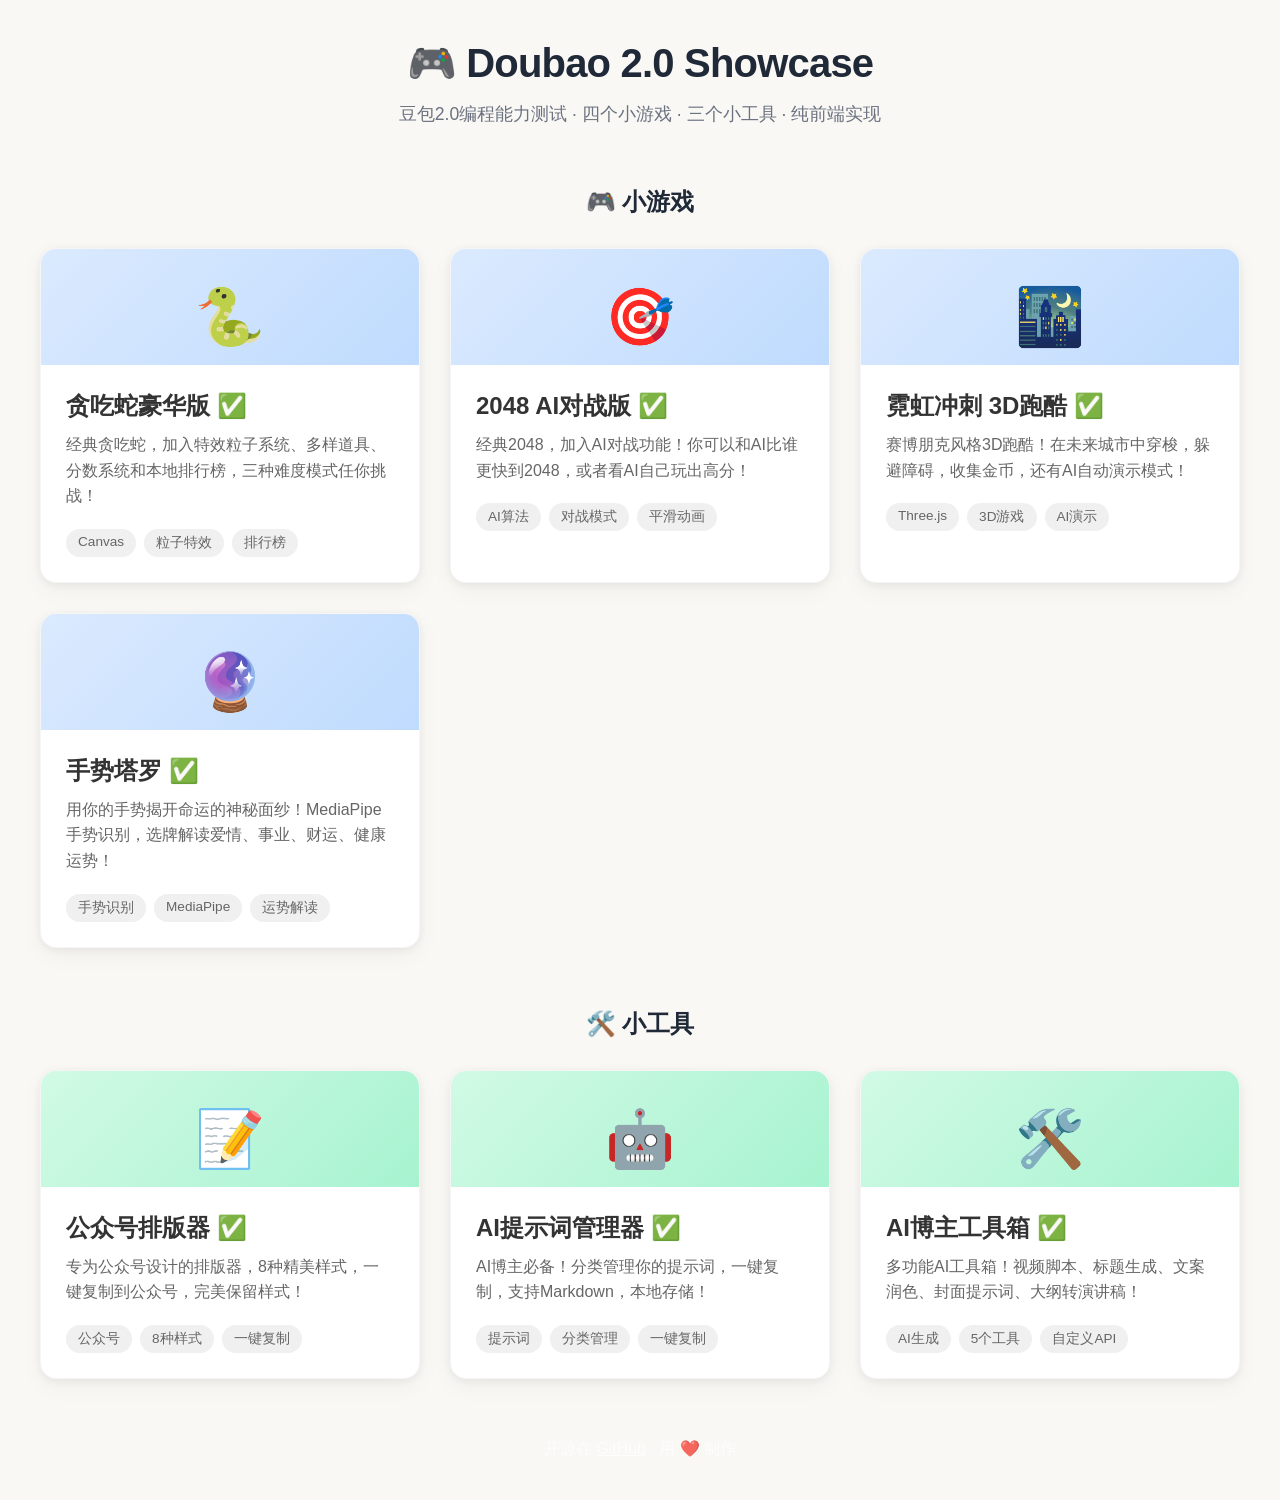
<file: index.html>
<!DOCTYPE html>
<html lang="zh-CN">
<head>
    <meta charset="UTF-8">
    <meta name="viewport" content="width=device-width, initial-scale=1.0">
    <title>Doubao 2.0 Showcase - 豆包2.0编程能力测试</title>
    <style>
        * {
            margin: 0;
            padding: 0;
            box-sizing: border-box;
        }

        body {
            font-family: -apple-system, BlinkMacSystemFont, 'Segoe UI', Roboto, 'Helvetica Neue', Arial, sans-serif;
            background: #faf8f5;
            min-height: 100vh;
            padding: 40px 20px;
        }

        .container {
            max-width: 1200px;
            margin: 0 auto;
        }

        header {
            text-align: center;
            color: #1f2937;
            margin-bottom: 60px;
        }

        header h1 {
            font-size: 2.5rem;
            margin-bottom: 15px;
            font-weight: 700;
            letter-spacing: -0.02em;
        }

        header p {
            font-size: 1.1rem;
            color: #6b7280;
        }

        .section-title {
            color: #1f2937;
            font-size: 1.5rem;
            margin-bottom: 30px;
            text-align: center;
            font-weight: 600;
        }

        .cards-grid {
            display: grid;
            grid-template-columns: repeat(auto-fit, minmax(280px, 1fr));
            gap: 30px;
            margin-bottom: 60px;
        }

        .card {
            background: white;
            border-radius: 16px;
            overflow: hidden;
            box-shadow: 0 2px 8px rgba(0,0,0,0.06), 0 8px 24px rgba(0,0,0,0.04);
            transition: all 0.3s ease;
            cursor: pointer;
            border: 1px solid rgba(0,0,0,0.04);
        }

        .card:hover {
            transform: translateY(-4px);
            box-shadow: 0 8px 24px rgba(0,0,0,0.1), 0 16px 48px rgba(0,0,0,0.06);
        }

        .card-icon {
            font-size: 3.5rem;
            text-align: center;
            padding: 35px 20px 15px;
            background: linear-gradient(135deg, #fef3c7 0%, #fde68a 100%);
        }

        .card.game .card-icon {
            background: linear-gradient(135deg, #dbeafe 0%, #bfdbfe 100%);
        }

        .card.tool .card-icon {
            background: linear-gradient(135deg, #d1fae5 0%, #a7f3d0 100%);
        }

        .card-content {
            padding: 25px;
        }

        .card-title {
            font-size: 1.5rem;
            font-weight: 700;
            color: #333;
            margin-bottom: 10px;
        }

        .card-desc {
            color: #666;
            line-height: 1.6;
            margin-bottom: 20px;
        }

        .card-tags {
            display: flex;
            flex-wrap: wrap;
            gap: 8px;
        }

        .tag {
            background: #f0f0f0;
            color: #666;
            padding: 5px 12px;
            border-radius: 20px;
            font-size: 0.85rem;
        }

        footer {
            text-align: center;
            color: white;
            opacity: 0.8;
            margin-top: 60px;
        }

        footer a {
            color: white;
            text-decoration: underline;
        }

        .coming-soon {
            display: inline-block;
            background: #ffd700;
            color: #333;
            padding: 3px 10px;
            border-radius: 10px;
            font-size: 0.75rem;
            font-weight: 600;
            margin-left: 10px;
            vertical-align: middle;
        }

        @media (max-width: 768px) {
            header h1 {
                font-size: 2rem;
            }
        }
    </style>
</head>
<body>
    <div class="container">
        <header>
            <h1>🎮 Doubao 2.0 Showcase</h1>
            <p>豆包2.0编程能力测试 · 四个小游戏 · 三个小工具 · 纯前端实现</p>
        </header>

        <h2 class="section-title">🎮 小游戏</h2>
        <div class="cards-grid">
            <div class="card game" onclick="window.location.href='games/snake/index.html'">
                <div class="card-icon">🐍</div>
                <div class="card-content">
                    <h3 class="card-title">贪吃蛇豪华版 ✅</h3>
                    <p class="card-desc">经典贪吃蛇，加入特效粒子系统、多样道具、分数系统和本地排行榜，三种难度模式任你挑战！</p>
                    <div class="card-tags">
                        <span class="tag">Canvas</span>
                        <span class="tag">粒子特效</span>
                        <span class="tag">排行榜</span>
                    </div>
                </div>
            </div>

            <div class="card game" onclick="window.location.href='games/2048/index.html'">
                <div class="card-icon">🎯</div>
                <div class="card-content">
                    <h3 class="card-title">2048 AI对战版 ✅</h3>
                    <p class="card-desc">经典2048，加入AI对战功能！你可以和AI比谁更快到2048，或者看AI自己玩出高分！</p>
                    <div class="card-tags">
                        <span class="tag">AI算法</span>
                        <span class="tag">对战模式</span>
                        <span class="tag">平滑动画</span>
                    </div>
                </div>
            </div>

            <div class="card game" onclick="window.location.href='games/neon-runner/index.html'">
                <div class="card-icon">🌃</div>
                <div class="card-content">
                    <h3 class="card-title">霓虹冲刺 3D跑酷 ✅</h3>
                    <p class="card-desc">赛博朋克风格3D跑酷！在未来城市中穿梭，躲避障碍，收集金币，还有AI自动演示模式！</p>
                    <div class="card-tags">
                        <span class="tag">Three.js</span>
                        <span class="tag">3D游戏</span>
                        <span class="tag">AI演示</span>
                    </div>
                </div>
            </div>

            <div class="card game" onclick="window.location.href='tools/tarot-gesture/index.html'">
                <div class="card-icon">🔮</div>
                <div class="card-content">
                    <h3 class="card-title">手势塔罗 ✅</h3>
                    <p class="card-desc">用你的手势揭开命运的神秘面纱！MediaPipe手势识别，选牌解读爱情、事业、财运、健康运势！</p>
                    <div class="card-tags">
                        <span class="tag">手势识别</span>
                        <span class="tag">MediaPipe</span>
                        <span class="tag">运势解读</span>
                    </div>
                </div>
            </div>
        </div>

        <h2 class="section-title">🛠️ 小工具</h2>
        <div class="cards-grid">
            <div class="card tool" onclick="window.location.href='tools/markdown-editor/index.html'">
                <div class="card-icon">📝</div>
                <div class="card-content">
                    <h3 class="card-title">公众号排版器 ✅</h3>
                    <p class="card-desc">专为公众号设计的排版器，8种精美样式，一键复制到公众号，完美保留样式！</p>
                    <div class="card-tags">
                        <span class="tag">公众号</span>
                        <span class="tag">8种样式</span>
                        <span class="tag">一键复制</span>
                    </div>
                </div>
            </div>

            <div class="card tool" onclick="window.location.href='tools/prompt-manager/index.html'">
                <div class="card-icon">🤖</div>
                <div class="card-content">
                    <h3 class="card-title">AI提示词管理器 ✅</h3>
                    <p class="card-desc">AI博主必备！分类管理你的提示词，一键复制，支持Markdown，本地存储！</p>
                    <div class="card-tags">
                        <span class="tag">提示词</span>
                        <span class="tag">分类管理</span>
                        <span class="tag">一键复制</span>
                    </div>
                </div>
            </div>

            <div class="card tool" onclick="window.location.href='tools/ai-toolkit/index.html'">
                <div class="card-icon">🛠️</div>
                <div class="card-content">
                    <h3 class="card-title">AI博主工具箱 ✅</h3>
                    <p class="card-desc">多功能AI工具箱！视频脚本、标题生成、文案润色、封面提示词、大纲转演讲稿！</p>
                    <div class="card-tags">
                        <span class="tag">AI生成</span>
                        <span class="tag">5个工具</span>
                        <span class="tag">自定义API</span>
                    </div>
                </div>
            </div>

        </div>

        <footer>
            <p>开源在 <a href="https://github.com/nutllwhy/doubao2.0-showcase" target="_blank">GitHub</a> · 用 ❤️ 制作</p>
        </footer>
    </div>
</body>
</html>
</file>
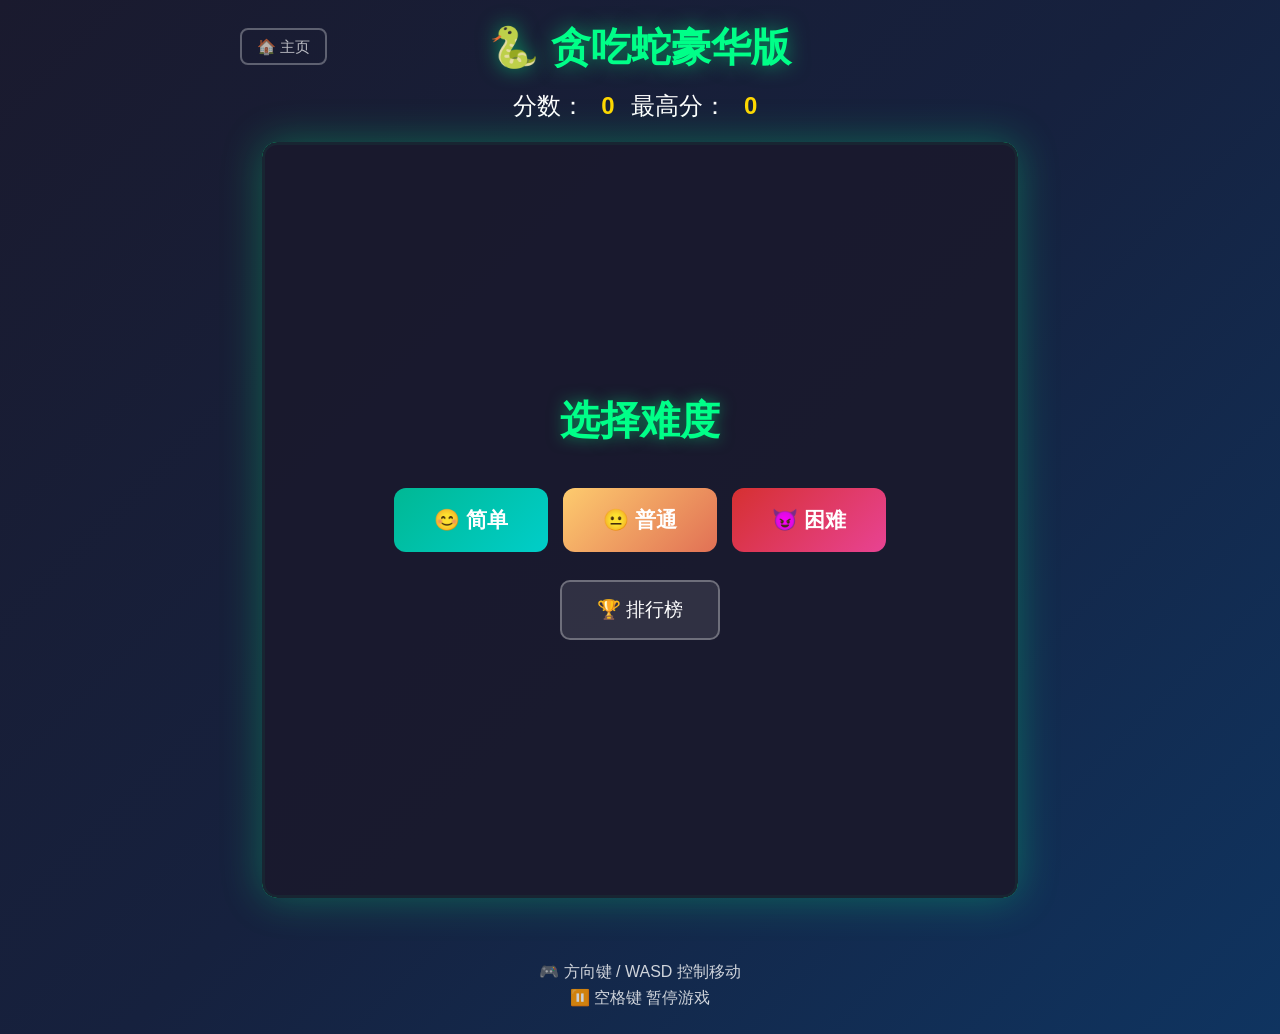
<file: games/snake/index.html>
<!DOCTYPE html>
<html lang="zh-CN">
<head>
    <meta charset="UTF-8">
    <meta name="viewport" content="width=device-width, initial-scale=1.0">
    <title>贪吃蛇豪华版 - Snake Deluxe</title>
    <link rel="stylesheet" href="style.css">
</head>
<body>
    <div class="container">
        <header>
            <div class="header-top">
                <div class="header-left">
                    <a href="../../index.html" class="home-btn">🏠 主页</a>
                </div>
                <div class="header-center">
                    <h1>🐍 贪吃蛇豪华版</h1>
                </div>
                <div class="header-right">
                    <button id="pauseBtn" class="pause-btn hidden">⏸️ 暂停</button>
                </div>
            </div>
            <div class="score-board">
                <span class="score-label">分数：</span>
                <span id="score" class="score">0</span>
                <span class="high-score-label">最高分：</span>
                <span id="highScore" class="high-score">0</span>
            </div>
        </header>

        <div class="game-wrapper">
            <canvas id="gameCanvas" width="750" height="750"></canvas>
            
            <div id="startScreen" class="overlay">
                <h2>选择难度</h2>
                <div class="difficulty-buttons">
                    <button class="difficulty-btn easy" data-difficulty="easy">😊 简单</button>
                    <button class="difficulty-btn normal" data-difficulty="normal">😐 普通</button>
                    <button class="difficulty-btn hard" data-difficulty="hard">😈 困难</button>
                </div>
                <button id="leaderboardBtn" class="secondary-btn">🏆 排行榜</button>
            </div>

            <div id="gameOverScreen" class="overlay hidden">
                <h2>游戏结束！</h2>
                <p class="final-score">最终分数：<span id="finalScore">0</span></p>
                <div class="name-input">
                    <input type="text" id="playerName" placeholder="输入你的名字" maxlength="10">
                </div>
                <div class="game-over-buttons">
                    <button id="saveScoreBtn" class="primary-btn">保存分数</button>
                    <button id="restartBtn" class="primary-btn">再来一局</button>
                    <a href="../../index.html" class="secondary-btn" style="text-decoration: none;">返回主页</a>
                </div>
            </div>

            <div id="leaderboardScreen" class="overlay hidden">
                <h2>🏆 排行榜</h2>
                <div id="leaderboardList" class="leaderboard-list"></div>
                <button id="closeLeaderboardBtn" class="secondary-btn">返回</button>
            </div>
        </div>

        <div class="controls">
            <div class="powerup-status" id="powerupStatus"></div>
            <div class="instructions">
                <p>🎮 方向键 / WASD 控制移动</p>
                <p>⏸️ 空格键 暂停游戏</p>
            </div>
            <div id="touchControls" class="touch-controls">
                <div class="touch-row">
                    <button class="touch-btn" data-dir="up">↑</button>
                </div>
                <div class="touch-row">
                    <button class="touch-btn" data-dir="left">←</button>
                    <button class="touch-btn" data-dir="down">↓</button>
                    <button class="touch-btn" data-dir="right">→</button>
                </div>
            </div>
        </div>
    </div>

    <script src="game.js"></script>
</body>
</html>
</file>
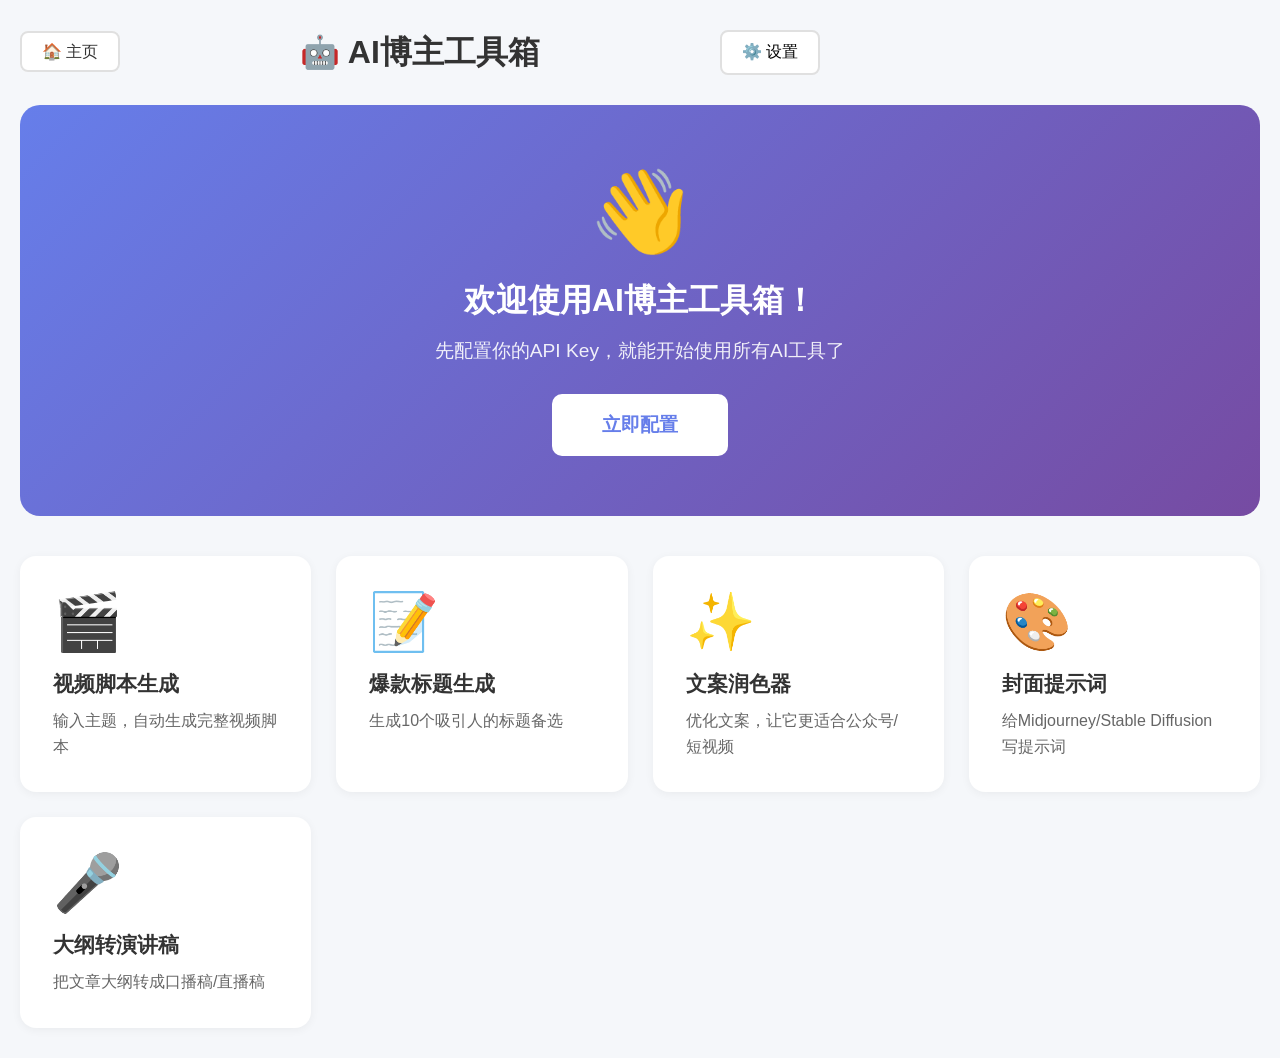
<file: tools/ai-toolkit/index.html>
<!DOCTYPE html>
<html lang="zh-CN">
<head>
    <meta charset="UTF-8">
    <meta name="viewport" content="width=device-width, initial-scale=1.0">
    <title>AI博主工具箱</title>
    <link rel="stylesheet" href="style.css">
</head>
<body>
    <div class="container">
        <header>
            <div class="header-top">
                <div class="header-left">
                    <a href="../../index.html" class="home-btn">🏠 主页</a>
                </div>
                <div class="header-center">
                    <h1>🤖 AI博主工具箱</h1>
                </div>
                <div class="header-right">
                    <button id="settingsBtn" class="settings-btn">⚙️ 设置</button>
                </div>
            </div>
        </header>

        <div id="welcomeBanner" class="welcome-banner hidden">
            <div class="welcome-content">
                <div class="welcome-icon">👋</div>
                <h2>欢迎使用AI博主工具箱！</h2>
                <p>先配置你的API Key，就能开始使用所有AI工具了</p>
                <button id="welcomeConfigBtn" class="primary-btn large">立即配置</button>
            </div>
        </div>

        <div class="tools-grid" id="toolsGrid">
            <div class="tool-card" data-tool="video-script">
                <div class="tool-icon">🎬</div>
                <h3>视频脚本生成</h3>
                <p>输入主题，自动生成完整视频脚本</p>
            </div>

            <div class="tool-card" data-tool="title-generator">
                <div class="tool-icon">📝</div>
                <h3>爆款标题生成</h3>
                <p>生成10个吸引人的标题备选</p>
            </div>

            <div class="tool-card" data-tool="copy-polisher">
                <div class="tool-icon">✨</div>
                <h3>文案润色器</h3>
                <p>优化文案，让它更适合公众号/短视频</p>
            </div>

            <div class="tool-card" data-tool="cover-prompt">
                <div class="tool-icon">🎨</div>
                <h3>封面提示词</h3>
                <p>给Midjourney/Stable Diffusion写提示词</p>
            </div>

            <div class="tool-card" data-tool="outline-to-speech">
                <div class="tool-icon">🎤</div>
                <h3>大纲转演讲稿</h3>
                <p>把文章大纲转成口播稿/直播稿</p>
            </div>
        </div>

        <div id="toolPanel" class="tool-panel hidden">
            <div class="panel-header">
                <button id="backBtn" class="back-btn">← 返回</button>
                <h2 id="panelTitle"></h2>
                <div></div>
            </div>
            <div id="panelContent"></div>
        </div>
    </div>

    <div id="settingsModal" class="modal hidden">
        <div class="modal-content">
            <div class="modal-header">
                <h2>⚙️ API设置</h2>
                <button id="closeSettingsBtn" class="close-btn">✕</button>
            </div>
            <div class="settings-form">
                <div class="form-group">
                    <label>API提供商</label>
                    <select id="providerSelect" class="select">
                        <option value="openai">OpenAI (GPT-4, GPT-3.5)</option>
                        <option value="anthropic">Anthropic (Claude)</option>
                        <option value="doubao">豆包 (Doubao)</option>
                        <option value="qwen">通义千问 (Qwen)</option>
                        <option value="custom">自定义</option>
                    </select>
                </div>
                <div class="form-group">
                    <label>API Base URL</label>
                    <input type="text" id="baseUrlInput" placeholder="https://api.openai.com/v1" class="input">
                </div>
                <div class="form-group">
                    <label>API Key</label>
                    <input type="password" id="apiKeyInput" placeholder="sk-..." class="input">
                </div>
                <div class="form-group">
                    <label>模型名称</label>
                    <input type="text" id="modelInput" placeholder="gpt-4o, gpt-4-turbo, claude-3-opus..." class="input">
                </div>
                <div class="form-hint">
                    <p>💡 你的API Key只保存在浏览器本地，不会上传到任何服务器</p>
                </div>
                <div class="modal-buttons">
                    <button id="resetSettingsBtn" class="secondary-btn">重置</button>
                    <button id="testApiBtn" class="secondary-btn">🧪 测试API</button>
                    <button id="saveSettingsBtn" class="primary-btn">保存设置</button>
                </div>
            </div>
        </div>
    </div>

    <div id="loadingOverlay" class="loading-overlay hidden">
        <div class="loading-content">
            <div class="loading-spinner"></div>
            <p id="loadingText">正在生成中...</p>
        </div>
    </div>

    <script src="script.js"></script>
</body>
</html>
</file>
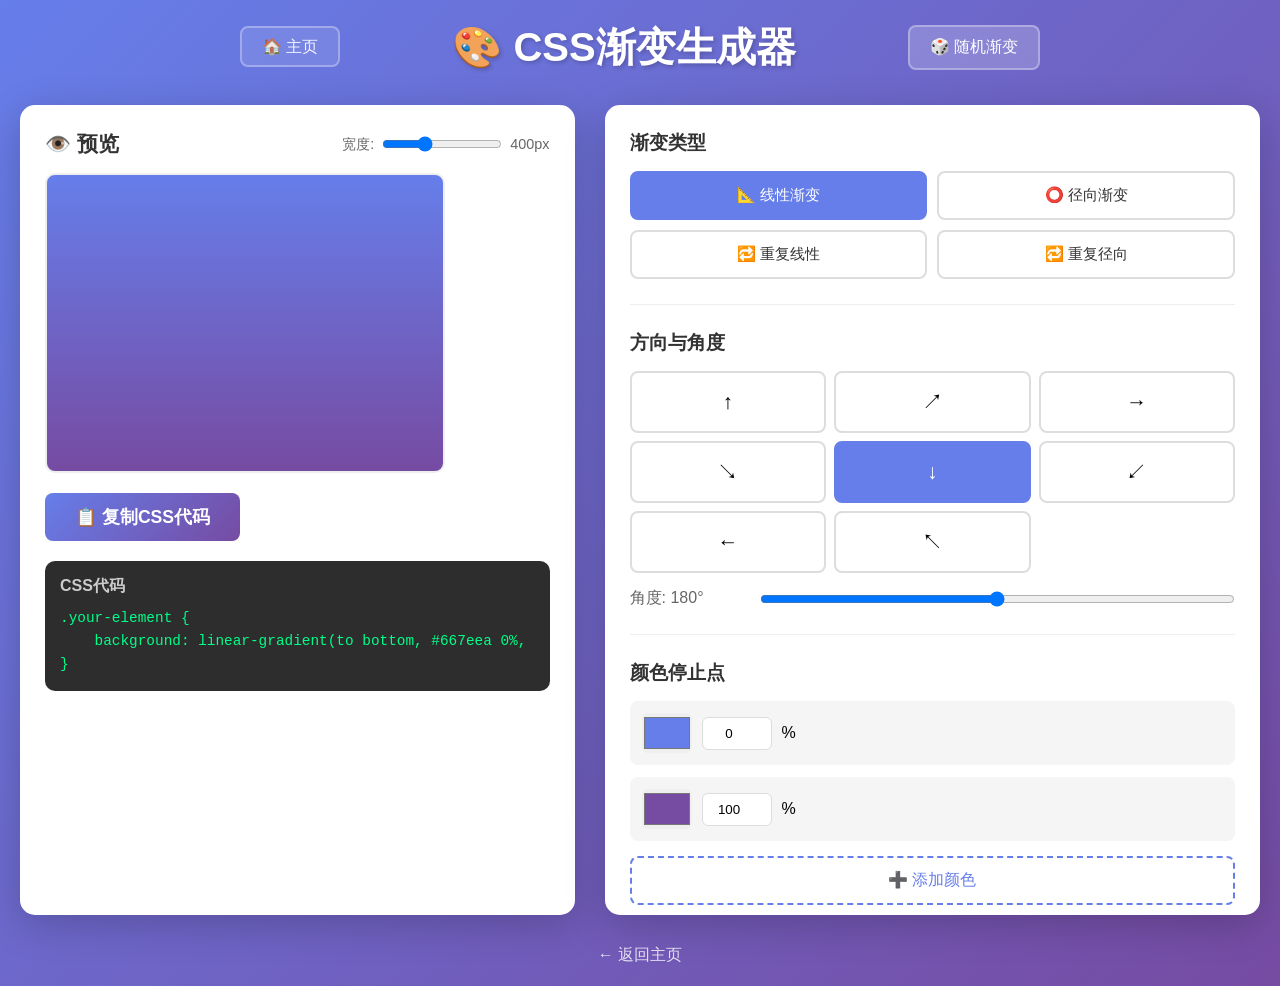
<file: tools/gradient-generator/index.html>
<!DOCTYPE html>
<html lang="zh-CN">
<head>
    <meta charset="UTF-8">
    <meta name="viewport" content="width=device-width, initial-scale=1.0">
    <title>CSS渐变生成器</title>
    <link rel="stylesheet" href="style.css">
</head>
<body>
    <div class="container">
        <header>
            <div class="header-top">
                <div class="header-left">
                    <a href="../../index.html" class="home-btn">🏠 主页</a>
                </div>
                <div class="header-center">
                    <h1>🎨 CSS渐变生成器</h1>
                </div>
                <div class="header-right">
                    <button id="randomBtn" class="random-btn">🎲 随机渐变</button>
                </div>
            </div>
        </header>

        <div class="main-content">
            <div class="preview-section">
                <div class="preview-header">
                    <h2>👁️ 预览</h2>
                    <div class="preview-size">
                        <label>宽度:</label>
                        <input type="range" id="previewWidth" min="200" max="800" value="400">
                        <span id="previewWidthValue">400px</span>
                    </div>
                </div>
                <div id="preview" class="preview"></div>
                <div class="copy-section">
                    <button id="copyCodeBtn" class="copy-btn">📋 复制CSS代码</button>
                    <span id="copyStatus" class="copy-status"></span>
                </div>
                <div class="code-output">
                    <h3>CSS代码</h3>
                    <pre><code id="cssCode"></code></pre>
                </div>
            </div>

            <div class="controls-section">
                <div class="control-group">
                    <h3>渐变类型</h3>
                    <div class="type-buttons">
                        <button class="type-btn active" data-type="linear">📐 线性渐变</button>
                        <button class="type-btn" data-type="radial">⭕ 径向渐变</button>
                        <button class="type-btn" data-type="repeating-linear">🔁 重复线性</button>
                        <button class="type-btn" data-type="repeating-radial">🔁 重复径向</button>
                    </div>
                </div>

                <div class="control-group" id="linearControls">
                    <h3>方向与角度</h3>
                    <div class="direction-grid">
                        <button class="dir-btn" data-dir="to top">↑</button>
                        <button class="dir-btn" data-dir="to top right">↗</button>
                        <button class="dir-btn" data-dir="to right">→</button>
                        <button class="dir-btn" data-dir="to bottom right">↘</button>
                        <button class="dir-btn active" data-dir="to bottom">↓</button>
                        <button class="dir-btn" data-dir="to bottom left">↙</button>
                        <button class="dir-btn" data-dir="to left">←</button>
                        <button class="dir-btn" data-dir="to top left">↖</button>
                    </div>
                    <div class="slider-control">
                        <label>角度: <span id="angleValue">180°</span></label>
                        <input type="range" id="angleSlider" min="0" max="360" value="180">
                    </div>
                </div>

                <div class="control-group hidden" id="radialControls">
                    <h3>径向设置</h3>
                    <div class="shape-buttons">
                        <button class="shape-btn active" data-shape="circle">⭕ 圆形</button>
                        <button class="shape-btn" data-shape="ellipse">🔵 椭圆</button>
                    </div>
                    <div class="slider-control">
                        <label>大小: <span id="sizeValue">50%</span></label>
                        <input type="range" id="sizeSlider" min="10" max="100" value="50">
                    </div>
                    <div class="position-grid">
                        <button class="pos-btn" data-pos="top left">↖</button>
                        <button class="pos-btn" data-pos="top">↑</button>
                        <button class="pos-btn" data-pos="top right">↗</button>
                        <button class="pos-btn" data-pos="left">←</button>
                        <button class="pos-btn active" data-pos="center">●</button>
                        <button class="pos-btn" data-pos="right">→</button>
                        <button class="pos-btn" data-pos="bottom left">↙</button>
                        <button class="pos-btn" data-pos="bottom">↓</button>
                        <button class="pos-btn" data-pos="bottom right">↘</button>
                    </div>
                </div>

                <div class="control-group">
                    <h3>颜色停止点</h3>
                    <div id="colorStops" class="color-stops"></div>
                    <button id="addColorBtn" class="add-color-btn">➕ 添加颜色</button>
                </div>

                <div class="control-group">
                    <h3>预设方案</h3>
                    <div class="presets">
                        <div class="preset-category">
                            <h4>🌈 自然</h4>
                            <div class="preset-grid">
                                <div class="preset" data-colors="#667eea,#764ba2" data-name="日落"></div>
                                <div class="preset" data-colors="#f093fb,#f5576c" data-name="樱花"></div>
                                <div class="preset" data-colors="#4facfe,#00f2fe" data-name="海洋"></div>
                                <div class="preset" data-colors="#43e97b,#38f9d7" data-name="森林"></div>
                                <div class="preset" data-colors="#a8edea,#fed6e3" data-name="薄荷"></div>
                                <div class="preset" data-colors="#d299c2,#fef9d7" data-name="薰衣草"></div>
                            </div>
                        </div>
                        <div class="preset-category">
                            <h4>🚀 科技</h4>
                            <div class="preset-grid">
                                <div class="preset" data-colors="#21d4fd,#b721ff" data-name="霓虹"></div>
                                <div class="preset" data-colors="#a18cd1,#fbc2eb" data-name="梦幻"></div>
                                <div class="preset" data-colors="#30cfd0,#330867" data-name="深空"></div>
                                <div class="preset" data-colors="#0c3483,#a2b6df" data-name="商务"></div>
                                <div class="preset" data-colors="#667eea,#764ba2" data-name="紫蓝"></div>
                                <div class="preset" data-colors="#0093e9,#80d0c7" data-name="青蓝"></div>
                            </div>
                        </div>
                        <div class="preset-category">
                            <h4>🔥 温暖</h4>
                            <div class="preset-grid">
                                <div class="preset" data-colors="#fa709a,#fee140" data-name="暖阳"></div>
                                <div class="preset" data-colors="#ff9a9e,#fecfef" data-name="蜜桃"></div>
                                <div class="preset" data-colors="#ffecd2,#fcb69f" data-name="香槟"></div>
                                <div class="preset" data-colors="#ff6e7f,#bfe9ff" data-name="冰橙"></div>
                                <div class="preset" data-colors="#f6d365,#fda085" data-name="火焰"></div>
                                <div class="preset" data-colors="#ff0844,#ffb199" data-name="激情"></div>
                            </div>
                        </div>
                        <div class="preset-category">
                            <h4>✨ 炫酷</h4>
                            <div class="preset-grid">
                                <div class="preset" data-colors="#89f7fe,#66a6ff" data-name="冰蓝"></div>
                                <div class="preset" data-colors="#f6d365,#fda085" data-name="火焰"></div>
                                <div class="preset" data-colors="#e0c3fc,#8ec5fc" data-name="极光"></div>
                                <div class="preset" data-colors="#ff0844,#ffb199" data-name="激情"></div>
                                <div class="preset" data-colors="#f093fb,#f5576c" data-name="粉红"></div>
                                <div class="preset" data-colors="#4facfe,#00f2fe" data-name="天蓝"></div>
                            </div>
                        </div>
                        <div class="preset-category">
                            <h4>🎨 三色渐变</h4>
                            <div class="preset-grid">
                                <div class="preset" data-colors="#fa709a,#fee140,#f5576c" data-name="彩虹"></div>
                                <div class="preset" data-colors="#667eea,#764ba2,#f093fb" data-name="紫粉"></div>
                                <div class="preset" data-colors="#4facfe,#00f2fe,#43e97b" data-name="青绿"></div>
                                <div class="preset" data-colors="#ff9a9e,#fecfef,#ffecd2" data-name="暖橙"></div>
                            </div>
                        </div>
                    </div>
                </div>
            </div>
        </div>

        <div class="back-link">
            <a href="../../index.html">← 返回主页</a>
        </div>
    </div>

    <div id="notification" class="notification hidden"></div>

    <script src="script.js"></script>
</body>
</html>
</file>
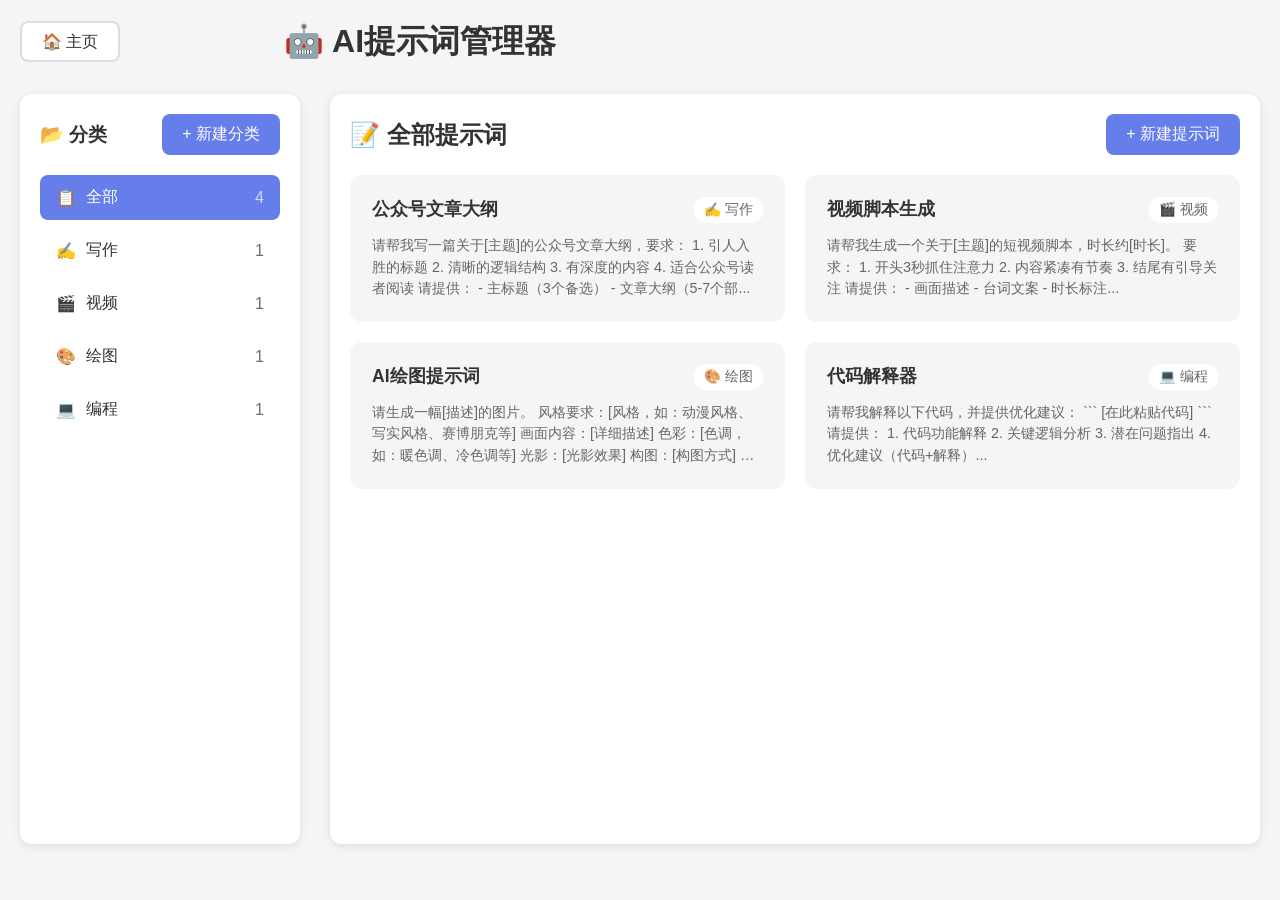
<file: tools/prompt-manager/index.html>
<!DOCTYPE html>
<html lang="zh-CN">
<head>
    <meta charset="UTF-8">
    <meta name="viewport" content="width=device-width, initial-scale=1.0">
    <title>AI提示词管理器</title>
    <link rel="stylesheet" href="style.css">
</head>
<body>
    <div class="container">
        <header>
            <div class="header-top">
                <div class="header-left">
                    <a href="../../index.html" class="home-btn">🏠 主页</a>
                </div>
                <div class="header-center">
                    <h1>🤖 AI提示词管理器</h1>
                </div>
                <div class="header-right">
                </div>
            </div>
        </header>

        <div class="main-content">
            <div class="sidebar">
                <div class="sidebar-header">
                    <h3>📂 分类</h3>
                    <button id="addCategoryBtn" class="add-btn">+ 新建分类</button>
                </div>
                <div id="categoryList" class="category-list">
                </div>
            </div>

            <div class="content">
                <div class="content-header">
                    <h2 id="currentCategoryTitle">📝 全部提示词</h2>
                    <button id="addPromptBtn" class="add-btn">+ 新建提示词</button>
                </div>
                <div id="promptList" class="prompt-list">
                </div>
            </div>
        </div>
    </div>

    <div id="categoryModal" class="modal hidden">
        <div class="modal-content">
            <h2 id="categoryModalTitle">新建分类</h2>
            <input type="text" id="categoryNameInput" placeholder="分类名称" class="input">
            <input type="text" id="categoryIconInput" placeholder="图标（emoji）" class="input">
            <div class="modal-buttons">
                <button id="cancelCategoryBtn" class="secondary-btn">取消</button>
                <button id="saveCategoryBtn" class="primary-btn">保存</button>
            </div>
        </div>
    </div>

    <div id="promptModal" class="modal hidden">
        <div class="modal-content large">
            <h2 id="promptModalTitle">新建提示词</h2>
            <input type="text" id="promptTitleInput" placeholder="提示词标题" class="input">
            <select id="promptCategorySelect" class="select">
            </select>
            <textarea id="promptContentInput" placeholder="提示词内容（支持Markdown）" class="textarea"></textarea>
            <div class="modal-buttons">
                <button id="cancelPromptBtn" class="secondary-btn">取消</button>
                <button id="savePromptBtn" class="primary-btn">保存</button>
            </div>
        </div>
    </div>

    <div id="viewPromptModal" class="modal hidden">
        <div class="modal-content large">
            <div class="modal-header">
                <h2 id="viewPromptTitle"></h2>
                <div class="modal-actions">
                    <button id="editPromptBtn" class="secondary-btn">✏️ 编辑</button>
                    <button id="copyPromptBtn" class="copy-btn">📋 复制</button>
                </div>
            </div>
            <div id="viewPromptContent" class="prompt-view"></div>
            <div class="modal-buttons">
                <button id="closeViewBtn" class="secondary-btn">关闭</button>
                <button id="deletePromptBtn" class="delete-btn">🗑️ 删除</button>
            </div>
        </div>
    </div>

    <div id="copyStatus" class="copy-status hidden">✓ 已复制到剪贴板！</div>

    <script src="script.js"></script>
</body>
</html>
</file>
<file: games/snake/style.css>
* {
    margin: 0;
    padding: 0;
    box-sizing: border-box;
}

body {
    font-family: -apple-system, BlinkMacSystemFont, 'Segoe UI', Roboto, 'Helvetica Neue', Arial, sans-serif;
    background: linear-gradient(135deg, #1a1a2e 0%, #16213e 50%, #0f3460 100%);
    min-height: 100vh;
    display: flex;
    justify-content: center;
    align-items: center;
    padding: 20px;
}

.container {
    text-align: center;
    width: 100%;
}

header {
    margin-bottom: 20px;
}

.header-top {
    display: flex;
    justify-content: space-between;
    align-items: center;
    margin-bottom: 15px;
    gap: 20px;
    max-width: 800px;
    margin-left: auto;
    margin-right: auto;
}

.header-left,
.header-right {
    flex: 0 0 auto;
    min-width: 100px;
}

.header-left {
    text-align: left;
}

.header-right {
    text-align: right;
}

.header-center {
    flex: 1 1 auto;
    text-align: center;
}

.home-btn {
    color: rgba(255, 255, 255, 0.7);
    text-decoration: none;
    font-size: 0.95rem;
    padding: 8px 15px;
    border: 2px solid rgba(255, 255, 255, 0.3);
    border-radius: 8px;
    transition: all 0.3s ease;
    white-space: nowrap;
}

.home-btn:hover {
    color: #00ff88;
    border-color: #00ff88;
}

.pause-btn {
    background: rgba(255, 255, 255, 0.1);
    color: white;
    border: 2px solid rgba(255, 255, 255, 0.3);
    padding: 8px 15px;
    border-radius: 8px;
    cursor: pointer;
    font-size: 0.95rem;
    transition: all 0.3s ease;
    white-space: nowrap;
}

.pause-btn:hover {
    background: #00ff88;
    border-color: #00ff88;
    color: #1a1a2e;
}

.pause-btn.hidden {
    visibility: hidden;
}

header h1 {
    color: #00ff88;
    font-size: 2.5rem;
    text-shadow: 0 0 20px rgba(0, 255, 136, 0.5);
    margin: 0;
}

.score-board {
    color: white;
    font-size: 1.5rem;
}

.score, .high-score {
    font-weight: bold;
    color: #ffd700;
    margin: 0 10px;
}

.game-wrapper {
    position: relative;
    display: inline-block;
    border-radius: 15px;
    overflow: hidden;
    box-shadow: 0 0 40px rgba(0, 255, 136, 0.3);
}

#gameCanvas {
    display: block;
    background: linear-gradient(135deg, #1a1a2e 0%, #16213e 100%);
    border: 3px solid #00ff88;
    border-radius: 15px;
    max-width: 100%;
    height: auto;
}

.overlay {
    position: absolute;
    top: 0;
    left: 0;
    right: 0;
    bottom: 0;
    background: rgba(26, 26, 46, 0.95);
    display: flex;
    flex-direction: column;
    justify-content: center;
    align-items: center;
    border-radius: 15px;
    padding: 30px;
}

.overlay.hidden {
    display: none;
}

.overlay h2 {
    color: #00ff88;
    font-size: 2.5rem;
    margin-bottom: 40px;
    text-shadow: 0 0 15px rgba(0, 255, 136, 0.5);
}

.difficulty-buttons {
    display: flex;
    gap: 15px;
    margin-bottom: 20px;
    flex-wrap: wrap;
    justify-content: center;
}

.difficulty-btn {
    padding: 18px 40px;
    font-size: 1.3rem;
    border: none;
    border-radius: 12px;
    cursor: pointer;
    transition: all 0.3s ease;
    font-weight: bold;
}

.difficulty-btn.easy {
    background: linear-gradient(135deg, #00b894 0%, #00cec9 100%);
    color: white;
}

.difficulty-btn.normal {
    background: linear-gradient(135deg, #fdcb6e 0%, #e17055 100%);
    color: white;
}

.difficulty-btn.hard {
    background: linear-gradient(135deg, #d63031 0%, #e84393 100%);
    color: white;
}

.difficulty-btn:hover {
    transform: scale(1.1);
    box-shadow: 0 5px 20px rgba(0, 0, 0, 0.3);
}

.primary-btn, .secondary-btn {
    padding: 15px 35px;
    font-size: 1.2rem;
    border: none;
    border-radius: 10px;
    cursor: pointer;
    transition: all 0.3s ease;
    margin: 8px;
}

.primary-btn {
    background: linear-gradient(135deg, #00ff88 0%, #00cc6a 100%);
    color: #1a1a2e;
    font-weight: bold;
}

.secondary-btn {
    background: rgba(255, 255, 255, 0.1);
    color: white;
    border: 2px solid rgba(255, 255, 255, 0.3);
}

.primary-btn:hover, .secondary-btn:hover {
    transform: scale(1.05);
}

.final-score {
    color: #ffd700;
    font-size: 1.5rem;
    margin-bottom: 20px;
}

.name-input input {
    padding: 10px 15px;
    font-size: 1rem;
    border: 2px solid #00ff88;
    border-radius: 8px;
    background: rgba(26, 26, 46, 0.8);
    color: white;
    margin-bottom: 20px;
    text-align: center;
}

.name-input input::placeholder {
    color: rgba(255, 255, 255, 0.5);
}

.leaderboard-list {
    width: 100%;
    max-height: 300px;
    overflow-y: auto;
    margin-bottom: 20px;
}

.leaderboard-item {
    display: flex;
    justify-content: space-between;
    padding: 10px 20px;
    margin: 5px 0;
    background: rgba(255, 255, 255, 0.05);
    border-radius: 8px;
    color: white;
}

.leaderboard-item.gold {
    background: linear-gradient(90deg, rgba(255, 215, 0, 0.2), transparent);
}

.leaderboard-item.silver {
    background: linear-gradient(90deg, rgba(192, 192, 192, 0.2), transparent);
}

.leaderboard-item.bronze {
    background: linear-gradient(90deg, rgba(205, 127, 50, 0.2), transparent);
}

.leaderboard-rank {
    font-weight: bold;
    width: 30px;
}

.leaderboard-name {
    flex: 1;
    text-align: left;
    padding: 0 15px;
}

.leaderboard-score {
    color: #ffd700;
    font-weight: bold;
}

.controls {
    margin-top: 20px;
    color: rgba(255, 255, 255, 0.8);
}

.powerup-status {
    min-height: 30px;
    margin-bottom: 10px;
    font-size: 1.1rem;
}

.powerup-active {
    color: #ffd700;
    font-weight: bold;
    animation: pulse 1s infinite;
}

@keyframes pulse {
    0%, 100% { opacity: 1; }
    50% { opacity: 0.5; }
}

.instructions p {
    margin: 5px 0;
}

.touch-controls {
    margin-top: 20px;
    display: none;
}

.touch-row {
    display: flex;
    justify-content: center;
    gap: 10px;
    margin: 5px 0;
}

.touch-btn {
    width: 70px;
    height: 70px;
    font-size: 2rem;
    background: rgba(0, 255, 136, 0.2);
    border: 2px solid #00ff88;
    color: #00ff88;
    border-radius: 15px;
    cursor: pointer;
    transition: all 0.2s ease;
    display: flex;
    justify-content: center;
    align-items: center;
}

.touch-btn:active {
    background: #00ff88;
    color: #1a1a2e;
    transform: scale(0.95);
}

.back-link {
    margin-top: 20px;
    display: none;
}

.back-link a {
    color: rgba(255, 255, 255, 0.6);
    text-decoration: none;
    transition: color 0.3s ease;
}

.back-link a:hover {
    color: #00ff88;
}

@media (max-width: 900px) {
    header h1 {
        font-size: 2rem;
    }
    
    #gameCanvas {
        width: 100%;
        max-width: 500px;
        height: auto;
    }
    
    .difficulty-btn {
        padding: 12px 25px;
        font-size: 1.1rem;
    }
    
    .overlay h2 {
        font-size: 1.8rem;
    }
}

@media (max-width: 600px) {
    body {
        padding: 10px;
    }
    
    .header-top {
        flex-wrap: wrap;
        justify-content: center;
    }
    
    header h1 {
        font-size: 1.5rem;
        width: 100%;
        order: -1;
    }
    
    .score-board {
        font-size: 1.1rem;
    }
    
    #gameCanvas {
        width: 100%;
        max-width: 350px;
        height: auto;
    }
    
    .difficulty-buttons {
        flex-direction: column;
    }
    
    .difficulty-btn {
        padding: 12px 30px;
        font-size: 1rem;
    }
    
    .touch-controls {
        display: block;
    }
    
    .instructions {
        display: none;
    }
}

@media (hover: none) {
    .touch-controls {
        display: block;
    }
}
</file>
<file: tools/ai-toolkit/style.css>
* {
    margin: 0;
    padding: 0;
    box-sizing: border-box;
}

:root {
    --primary: #667eea;
    --primary-hover: #5a67d8;
    --success: #07c160;
    --bg: #f5f7fa;
    --bg-secondary: #ffffff;
    --text: #333333;
    --text-secondary: #666666;
    --border: #e0e0e0;
    --danger: #ff4757;
}

body {
    font-family: -apple-system, BlinkMacSystemFont, 'Segoe UI', Roboto, sans-serif;
    background: var(--bg);
    color: var(--text);
    min-height: 100vh;
}

.container {
    max-width: 1400px;
    margin: 0 auto;
    padding: 30px 20px;
}

header {
    margin-bottom: 30px;
}

.header-top {
    display: flex;
    justify-content: space-between;
    align-items: center;
    gap: 20px;
    max-width: 800px;
}

.header-left,
.header-right {
    flex: 0 0 auto;
    min-width: 100px;
}

.header-left {
    text-align: left;
}

.header-right {
    text-align: right;
}

.header-center {
    flex: 1 1 auto;
    text-align: center;
}

.home-btn {
    color: var(--text);
    text-decoration: none;
    font-size: 1rem;
    padding: 10px 20px;
    border: 2px solid var(--border);
    background: var(--bg-secondary);
    border-radius: 8px;
    transition: all 0.3s ease;
    white-space: nowrap;
}

.home-btn:hover {
    background: var(--primary);
    color: white;
    border-color: var(--primary);
}

header h1 {
    font-size: 2rem;
    margin: 0;
}

.settings-btn {
    padding: 10px 20px;
    background: var(--bg-secondary);
    border: 2px solid var(--border);
    border-radius: 8px;
    cursor: pointer;
    font-size: 1rem;
    transition: all 0.3s ease;
}

.settings-btn:hover {
    background: var(--primary);
    color: white;
    border-color: var(--primary);
}

.welcome-banner {
    background: linear-gradient(135deg, #667eea 0%, #764ba2 100%);
    border-radius: 20px;
    padding: 60px 40px;
    text-align: center;
    color: white;
    margin-bottom: 40px;
}

.welcome-banner.hidden {
    display: none;
}

.welcome-icon {
    font-size: 5rem;
    margin-bottom: 20px;
}

.welcome-banner h2 {
    font-size: 2rem;
    margin-bottom: 15px;
}

.welcome-banner p {
    font-size: 1.2rem;
    opacity: 0.9;
    margin-bottom: 30px;
}

.primary-btn {
    padding: 15px 40px;
    background: white;
    color: var(--primary);
    border: none;
    border-radius: 10px;
    cursor: pointer;
    font-size: 1.1rem;
    font-weight: bold;
    transition: all 0.3s ease;
}

.primary-btn:hover {
    transform: translateY(-2px);
    box-shadow: 0 10px 30px rgba(0,0,0,0.2);
}

.primary-btn.large {
    padding: 18px 50px;
    font-size: 1.2rem;
}

.tools-grid {
    display: grid;
    grid-template-columns: repeat(auto-fit, minmax(280px, 1fr));
    gap: 25px;
}

.tools-grid.hidden {
    display: none;
}

.tool-card {
    background: var(--bg-secondary);
    border-radius: 16px;
    padding: 30px;
    cursor: pointer;
    transition: all 0.3s ease;
    border: 3px solid transparent;
    box-shadow: 0 2px 10px rgba(0,0,0,0.05);
}

.tool-card:hover {
    transform: translateY(-5px);
    box-shadow: 0 10px 30px rgba(0,0,0,0.1);
    border-color: var(--primary);
}

.tool-icon {
    font-size: 3.5rem;
    margin-bottom: 15px;
}

.tool-card h3 {
    font-size: 1.3rem;
    margin-bottom: 10px;
}

.tool-card p {
    color: var(--text-secondary);
    line-height: 1.6;
}

.tool-panel {
    background: var(--bg-secondary);
    border-radius: 16px;
    padding: 30px;
    box-shadow: 0 2px 10px rgba(0,0,0,0.05);
}

.tool-panel.hidden {
    display: none;
}

.panel-header {
    display: flex;
    justify-content: space-between;
    align-items: center;
    margin-bottom: 30px;
    padding-bottom: 20px;
    border-bottom: 2px solid var(--border);
}

.back-btn {
    padding: 10px 20px;
    background: var(--bg);
    border: none;
    border-radius: 8px;
    cursor: pointer;
    font-size: 1rem;
    transition: all 0.2s ease;
}

.back-btn:hover {
    background: var(--border);
}

.panel-header h2 {
    font-size: 1.5rem;
    margin: 0;
}

.form-group {
    margin-bottom: 20px;
}

.form-group label {
    display: block;
    font-weight: bold;
    margin-bottom: 8px;
}

.input,
.select,
.textarea {
    width: 100%;
    padding: 12px 16px;
    border: 2px solid var(--border);
    border-radius: 8px;
    font-size: 1rem;
    transition: all 0.2s ease;
}

.input:focus,
.select:focus,
.textarea:focus {
    outline: none;
    border-color: var(--primary);
}

.textarea {
    min-height: 150px;
    resize: vertical;
    font-family: -apple-system, BlinkMacSystemFont, 'Segoe UI', Roboto, sans-serif;
    line-height: 1.6;
}

.secondary-btn {
    padding: 12px 24px;
    background: var(--bg);
    color: var(--text);
    border: none;
    border-radius: 8px;
    cursor: pointer;
    font-size: 1rem;
    transition: all 0.2s ease;
}

.secondary-btn:hover {
    background: var(--border);
}

.copy-btn {
    padding: 12px 24px;
    background: var(--success);
    color: white;
    border: none;
    border-radius: 8px;
    cursor: pointer;
    font-size: 1rem;
    transition: all 0.2s ease;
}

.copy-btn:hover {
    transform: translateY(-1px);
    box-shadow: 0 4px 15px rgba(7, 193, 96, 0.4);
}

.modal {
    position: fixed;
    top: 0;
    left: 0;
    right: 0;
    bottom: 0;
    background: rgba(0,0,0,0.5);
    display: flex;
    justify-content: center;
    align-items: center;
    z-index: 1000;
}

.modal.hidden {
    display: none;
}

.modal-content {
    background: white;
    border-radius: 16px;
    padding: 30px;
    width: 90%;
    max-width: 600px;
    max-height: 90vh;
    overflow-y: auto;
}

.modal-header {
    display: flex;
    justify-content: space-between;
    align-items: center;
    margin-bottom: 25px;
}

.modal-header h2 {
    margin: 0;
}

.close-btn {
    background: none;
    border: none;
    font-size: 1.5rem;
    cursor: pointer;
    color: var(--text-secondary);
    padding: 5px 10px;
}

.close-btn:hover {
    color: var(--text);
}

.form-hint {
    background: #f0f9ff;
    border-left: 4px solid #0ea5e9;
    padding: 15px;
    border-radius: 8px;
    margin: 20px 0;
}

.form-hint p {
    margin: 0;
    color: #0c4a6e;
}

.modal-buttons {
    display: flex;
    gap: 15px;
    justify-content: flex-end;
    margin-top: 25px;
}

.output-box {
    background: var(--bg);
    border-radius: 12px;
    padding: 20px;
    margin-top: 20px;
}

.output-header {
    display: flex;
    justify-content: space-between;
    align-items: center;
    margin-bottom: 15px;
}

.output-header h4 {
    margin: 0;
}

.output-content {
    white-space: pre-wrap;
    line-height: 1.8;
    max-height: 500px;
    overflow-y: auto;
}

.loading-overlay {
    position: fixed;
    top: 0;
    left: 0;
    right: 0;
    bottom: 0;
    background: rgba(0,0,0,0.7);
    display: flex;
    justify-content: center;
    align-items: center;
    z-index: 2000;
}

.loading-overlay.hidden {
    display: none;
}

.loading-content {
    text-align: center;
    color: white;
}

.loading-spinner {
    width: 60px;
    height: 60px;
    border: 4px solid rgba(255,255,255,0.3);
    border-top-color: white;
    border-radius: 50%;
    animation: spin 1s linear infinite;
    margin: 0 auto 20px;
}

@keyframes spin {
    to { transform: rotate(360deg); }
}

.loading-content p {
    font-size: 1.2rem;
}

@media (max-width: 768px) {
    .header-top {
        flex-wrap: wrap;
    }
    
    .header-center {
        width: 100%;
        order: -1;
        margin-bottom: 15px;
    }
    
    header h1 {
        font-size: 1.5rem;
    }
    
    .tools-grid {
        grid-template-columns: 1fr;
    }
    
    .welcome-banner {
        padding: 40px 20px;
    }
}
</file>
<file: tools/gradient-generator/style.css>
* {
    margin: 0;
    padding: 0;
    box-sizing: border-box;
}

body {
    font-family: -apple-system, BlinkMacSystemFont, 'Segoe UI', Roboto, 'Helvetica Neue', Arial, sans-serif;
    background: linear-gradient(135deg, #667eea 0%, #764ba2 100%);
    min-height: 100vh;
    padding: 20px;
}

.container {
    max-width: 1400px;
    margin: 0 auto;
}

header {
    text-align: center;
    color: white;
    margin-bottom: 30px;
}

.header-top {
    display: flex;
    justify-content: space-between;
    align-items: center;
    margin-bottom: 15px;
    gap: 20px;
    max-width: 800px;
    margin-left: auto;
    margin-right: auto;
}

.header-left,
.header-right {
    flex: 0 0 auto;
    min-width: 100px;
}

.header-left {
    text-align: left;
}

.header-right {
    text-align: right;
}

.header-center {
    flex: 1 1 auto;
    text-align: center;
}

.home-btn {
    color: rgba(255, 255, 255, 0.9);
    text-decoration: none;
    font-size: 1rem;
    padding: 10px 20px;
    background: rgba(255, 255, 255, 0.1);
    border: 2px solid rgba(255, 255, 255, 0.3);
    border-radius: 8px;
    transition: all 0.3s ease;
    white-space: nowrap;
}

.home-btn:hover {
    background: rgba(255, 255, 255, 0.2);
    border-color: white;
}

.random-btn {
    background: rgba(255, 255, 255, 0.2);
    color: white;
    border: 2px solid rgba(255, 255, 255, 0.3);
    padding: 10px 20px;
    border-radius: 8px;
    cursor: pointer;
    font-size: 1rem;
    transition: all 0.3s ease;
    white-space: nowrap;
}

.random-btn:hover {
    background: rgba(255, 255, 255, 0.3);
    border-color: white;
    transform: scale(1.05);
}

header h1 {
    font-size: 2.5rem;
    text-shadow: 2px 2px 4px rgba(0,0,0,0.2);
    margin: 0;
}

.main-content {
    display: flex;
    gap: 30px;
    flex-wrap: wrap;
}

.preview-section, .controls-section {
    background: white;
    border-radius: 15px;
    padding: 25px;
    box-shadow: 0 10px 40px rgba(0,0,0,0.2);
}

.preview-section {
    flex: 1;
    min-width: 350px;
}

.controls-section {
    flex: 1.2;
    min-width: 400px;
    max-height: 90vh;
    overflow-y: auto;
}

.preview-header {
    display: flex;
    justify-content: space-between;
    align-items: center;
    margin-bottom: 15px;
    flex-wrap: wrap;
    gap: 10px;
}

.preview-header h2 {
    color: #333;
    font-size: 1.3rem;
}

.preview-size {
    display: flex;
    align-items: center;
    gap: 8px;
    color: #666;
    font-size: 0.9rem;
}

.preview-size input {
    width: 120px;
}

.preview {
    width: 100%;
    height: 300px;
    border-radius: 10px;
    margin-bottom: 20px;
    transition: all 0.3s ease;
    border: 2px solid #eee;
}

.copy-section {
    display: flex;
    align-items: center;
    gap: 15px;
    margin-bottom: 20px;
}

.copy-btn {
    padding: 12px 30px;
    font-size: 1.1rem;
    border: none;
    background: linear-gradient(135deg, #667eea 0%, #764ba2 100%);
    color: white;
    border-radius: 8px;
    cursor: pointer;
    transition: all 0.3s ease;
    font-weight: bold;
}

.copy-btn:hover {
    transform: translateY(-2px);
    box-shadow: 0 5px 20px rgba(102, 126, 234, 0.4);
}

.copy-status {
    color: #667eea;
    font-weight: bold;
    opacity: 0;
    transition: opacity 0.3s ease;
}

.copy-status.show {
    opacity: 1;
}

.code-output {
    background: #2d2d2d;
    border-radius: 10px;
    padding: 15px;
}

.code-output h3 {
    color: #ccc;
    font-size: 1rem;
    margin-bottom: 10px;
}

.code-output pre {
    margin: 0;
    overflow-x: auto;
}

.code-output code {
    color: #00ff88;
    font-family: 'Monaco', 'Menlo', monospace;
    font-size: 0.9rem;
    line-height: 1.6;
}

.control-group {
    margin-bottom: 25px;
    padding-bottom: 25px;
    border-bottom: 1px solid #eee;
}

.control-group:last-child {
    border-bottom: none;
    margin-bottom: 0;
    padding-bottom: 0;
}

.control-group h3 {
    color: #333;
    font-size: 1.2rem;
    margin-bottom: 15px;
}

.control-group h4 {
    color: #666;
    font-size: 1rem;
    margin: 15px 0 10px;
}

.type-buttons, .shape-buttons {
    display: grid;
    grid-template-columns: repeat(2, 1fr);
    gap: 10px;
}

.type-btn, .shape-btn {
    padding: 12px;
    font-size: 0.95rem;
    border: 2px solid #ddd;
    background: white;
    color: #333;
    border-radius: 8px;
    cursor: pointer;
    transition: all 0.2s ease;
    font-weight: 500;
}

.type-btn:hover, .shape-btn:hover {
    border-color: #667eea;
    background: #f0f4ff;
}

.type-btn.active, .shape-btn.active {
    border-color: #667eea;
    background: #667eea;
    color: white;
}

.hidden {
    display: none;
}

.direction-grid, .position-grid {
    display: grid;
    grid-template-columns: repeat(3, 1fr);
    gap: 8px;
    margin-bottom: 15px;
}

.dir-btn, .pos-btn {
    padding: 15px;
    font-size: 1.3rem;
    border: 2px solid #ddd;
    background: white;
    border-radius: 8px;
    cursor: pointer;
    transition: all 0.2s ease;
}

.dir-btn:hover, .pos-btn:hover {
    border-color: #667eea;
    background: #f0f4ff;
}

.dir-btn.active, .pos-btn.active {
    border-color: #667eea;
    background: #667eea;
    color: white;
}

.slider-control {
    display: flex;
    align-items: center;
    gap: 10px;
    margin-top: 10px;
}

.slider-control label {
    color: #666;
    font-weight: 500;
    min-width: 120px;
}

.slider-control input[type="range"] {
    flex: 1;
}

.color-stops {
    display: flex;
    flex-direction: column;
    gap: 12px;
    margin-bottom: 15px;
}

.color-stop {
    display: flex;
    align-items: center;
    gap: 10px;
    padding: 12px;
    background: #f5f5f5;
    border-radius: 8px;
}

.color-stop input[type="color"] {
    width: 50px;
    height: 40px;
    border: none;
    border-radius: 6px;
    cursor: pointer;
}

.color-stop input[type="number"] {
    width: 70px;
    padding: 8px;
    border: 1px solid #ddd;
    border-radius: 6px;
    text-align: center;
}

.color-stop .remove-btn {
    padding: 8px 12px;
    border: none;
    background: #ff6b6b;
    color: white;
    border-radius: 6px;
    cursor: pointer;
    transition: all 0.2s ease;
}

.color-stop .remove-btn:hover {
    background: #ff5252;
}

.add-color-btn {
    width: 100%;
    padding: 12px;
    font-size: 1rem;
    border: 2px dashed #667eea;
    background: white;
    color: #667eea;
    border-radius: 8px;
    cursor: pointer;
    transition: all 0.2s ease;
    font-weight: 500;
}

.add-color-btn:hover {
    background: #f0f4ff;
}

.presets {
    display: flex;
    flex-direction: column;
    gap: 15px;
}

.preset-category {
    display: flex;
    flex-direction: column;
    gap: 8px;
}

.preset-grid {
    display: grid;
    grid-template-columns: repeat(4, 1fr);
    gap: 8px;
}

.preset {
    height: 50px;
    border-radius: 6px;
    cursor: pointer;
    transition: all 0.2s ease;
    border: 2px solid transparent;
}

.preset:hover {
    transform: scale(1.05);
    border-color: #667eea;
}

.back-link {
    margin-top: 30px;
    text-align: center;
}

.back-link a {
    color: white;
    text-decoration: none;
    opacity: 0.8;
    transition: opacity 0.2s ease;
}

.back-link a:hover {
    opacity: 1;
}

.notification {
    position: fixed;
    bottom: 30px;
    right: 30px;
    padding: 15px 25px;
    background: #00ff88;
    color: #1a1a2e;
    border-radius: 8px;
    box-shadow: 0 5px 20px rgba(0,0,0,0.2);
    z-index: 1000;
    font-weight: bold;
    animation: slideIn 0.3s ease;
}

.notification.hidden {
    display: none;
}

@keyframes slideIn {
    from {
        transform: translateX(100%);
        opacity: 0;
    }
    to {
        transform: translateX(0);
        opacity: 1;
    }
}

@media (max-width: 1000px) {
    .main-content {
        flex-direction: column;
    }

    .preview-section, .controls-section {
        min-width: auto;
    }

    .type-buttons, .shape-buttons {
        grid-template-columns: 1fr;
    }
}

@media (max-width: 600px) {
    header h1 {
        font-size: 1.8rem;
    }

    .preset-grid {
        grid-template-columns: repeat(2, 1fr);
    }

    .color-stop {
        flex-wrap: wrap;
    }
}
</file>
<file: tools/prompt-manager/style.css>
* {
    margin: 0;
    padding: 0;
    box-sizing: border-box;
}

:root {
    --primary: #667eea;
    --primary-hover: #5a67d8;
    --bg: #f5f5f5;
    --bg-secondary: #ffffff;
    --text: #333333;
    --text-secondary: #666666;
    --border: #dddddd;
    --danger: #ff4757;
}

body {
    font-family: -apple-system, BlinkMacSystemFont, 'Segoe UI', Roboto, sans-serif;
    background: var(--bg);
    color: var(--text);
    min-height: 100vh;
}

.container {
    max-width: 1600px;
    margin: 0 auto;
    padding: 20px;
}

header {
    margin-bottom: 30px;
}

.header-top {
    display: flex;
    justify-content: space-between;
    align-items: center;
    gap: 20px;
    max-width: 800px;
}

.header-left,
.header-right {
    flex: 0 0 auto;
    min-width: 100px;
}

.header-left {
    text-align: left;
}

.header-right {
    text-align: right;
}

.header-center {
    flex: 1 1 auto;
    text-align: center;
}

.home-btn {
    color: var(--text);
    text-decoration: none;
    font-size: 1rem;
    padding: 10px 20px;
    border: 2px solid var(--border);
    background: var(--bg-secondary);
    border-radius: 8px;
    transition: all 0.3s ease;
    white-space: nowrap;
}

.home-btn:hover {
    background: var(--primary);
    color: white;
    border-color: var(--primary);
}

header h1 {
    font-size: 2rem;
    margin: 0;
}

.main-content {
    display: flex;
    gap: 30px;
    height: calc(100vh - 150px);
    min-height: 500px;
}

.sidebar {
    width: 280px;
    background: var(--bg-secondary);
    border-radius: 12px;
    padding: 20px;
    box-shadow: 0 2px 10px rgba(0,0,0,0.1);
    display: flex;
    flex-direction: column;
}

.sidebar-header {
    display: flex;
    justify-content: space-between;
    align-items: center;
    margin-bottom: 20px;
}

.sidebar-header h3 {
    font-size: 1.2rem;
}

.category-list {
    flex: 1;
    overflow-y: auto;
}

.category-item {
    padding: 12px 16px;
    border-radius: 8px;
    cursor: pointer;
    transition: all 0.2s ease;
    margin-bottom: 8px;
    display: flex;
    align-items: center;
    gap: 10px;
}

.category-item:hover {
    background: var(--bg);
}

.category-item.active {
    background: var(--primary);
    color: white;
}

.content {
    flex: 1;
    background: var(--bg-secondary);
    border-radius: 12px;
    padding: 20px;
    box-shadow: 0 2px 10px rgba(0,0,0,0.1);
    display: flex;
    flex-direction: column;
    overflow: hidden;
}

.content-header {
    display: flex;
    justify-content: space-between;
    align-items: center;
    margin-bottom: 20px;
}

.content-header h2 {
    font-size: 1.5rem;
}

.add-btn {
    padding: 10px 20px;
    background: var(--primary);
    color: white;
    border: none;
    border-radius: 8px;
    cursor: pointer;
    font-size: 1rem;
    transition: all 0.2s ease;
}

.add-btn:hover {
    background: var(--primary-hover);
}

.prompt-list {
    flex: 1;
    overflow-y: auto;
    display: grid;
    grid-template-columns: repeat(auto-fill, minmax(300px, 1fr));
    gap: 20px;
    align-content: start;
}

.prompt-card {
    background: var(--bg);
    border-radius: 12px;
    padding: 20px;
    cursor: pointer;
    transition: all 0.2s ease;
    border: 2px solid transparent;
}

.prompt-card:hover {
    transform: translateY(-3px);
    box-shadow: 0 5px 20px rgba(0,0,0,0.1);
    border-color: var(--primary);
}

.prompt-card-header {
    display: flex;
    justify-content: space-between;
    align-items: flex-start;
    margin-bottom: 12px;
}

.prompt-card-title {
    font-size: 1.1rem;
    font-weight: bold;
    margin: 0;
}

.prompt-card-category {
    font-size: 0.85rem;
    color: var(--text-secondary);
    background: var(--bg-secondary);
    padding: 4px 10px;
    border-radius: 12px;
}

.prompt-card-preview {
    color: var(--text-secondary);
    font-size: 0.9rem;
    line-height: 1.5;
    display: -webkit-box;
    -webkit-line-clamp: 3;
    -webkit-box-orient: vertical;
    overflow: hidden;
}

.modal {
    position: fixed;
    top: 0;
    left: 0;
    right: 0;
    bottom: 0;
    background: rgba(0,0,0,0.5);
    display: flex;
    justify-content: center;
    align-items: center;
    z-index: 1000;
}

.modal.hidden {
    display: none;
}

.modal-content {
    background: white;
    border-radius: 16px;
    padding: 30px;
    width: 90%;
    max-width: 500px;
    max-height: 90vh;
    overflow-y: auto;
}

.modal-content.large {
    max-width: 800px;
}

.modal-header {
    display: flex;
    justify-content: space-between;
    align-items: center;
    margin-bottom: 20px;
}

.modal-header h2 {
    margin: 0;
}

.modal-actions {
    display: flex;
    gap: 10px;
}

.modal-content h2 {
    margin-bottom: 20px;
}

.input,
.select,
.textarea {
    width: 100%;
    padding: 12px 16px;
    border: 2px solid var(--border);
    border-radius: 8px;
    font-size: 1rem;
    margin-bottom: 15px;
    transition: all 0.2s ease;
}

.input:focus,
.select:focus,
.textarea:focus {
    outline: none;
    border-color: var(--primary);
}

.textarea {
    min-height: 200px;
    resize: vertical;
    font-family: 'Monaco', 'Menlo', monospace;
    line-height: 1.6;
}

.modal-buttons {
    display: flex;
    gap: 15px;
    justify-content: flex-end;
    margin-top: 20px;
}

.primary-btn,
.secondary-btn,
.copy-btn,
.delete-btn {
    padding: 12px 24px;
    border-radius: 8px;
    font-size: 1rem;
    cursor: pointer;
    transition: all 0.2s ease;
    border: none;
}

.primary-btn {
    background: var(--primary);
    color: white;
}

.primary-btn:hover {
    background: var(--primary-hover);
}

.secondary-btn {
    background: var(--bg);
    color: var(--text);
}

.secondary-btn:hover {
    background: var(--border);
}

.copy-btn {
    background: linear-gradient(135deg, #07c160 0%, #06ad56 100%);
    color: white;
}

.copy-btn:hover {
    transform: translateY(-2px);
    box-shadow: 0 4px 15px rgba(7, 193, 96, 0.4);
}

.delete-btn {
    background: var(--danger);
    color: white;
}

.delete-btn:hover {
    background: #ff6b81;
}

.prompt-view {
    background: var(--bg);
    padding: 20px;
    border-radius: 8px;
    line-height: 1.8;
    max-height: 400px;
    overflow-y: auto;
    white-space: pre-wrap;
    word-wrap: break-word;
}

.copy-status {
    position: fixed;
    top: 50%;
    left: 50%;
    transform: translate(-50%, -50%);
    background: linear-gradient(135deg, #07c160 0%, #06ad56 100%);
    color: white;
    padding: 20px 40px;
    border-radius: 10px;
    font-size: 1.2rem;
    font-weight: bold;
    box-shadow: 0 10px 40px rgba(0,0,0,0.3);
    z-index: 2000;
    animation: fadeInOut 2s ease;
}

.copy-status.hidden {
    display: none;
}

@keyframes fadeInOut {
    0% { opacity: 0; transform: translate(-50%, -50%) scale(0.8); }
    20% { opacity: 1; transform: translate(-50%, -50%) scale(1); }
    80% { opacity: 1; transform: translate(-50%, -50%) scale(1); }
    100% { opacity: 0; transform: translate(-50%, -50%) scale(0.8); }
}

@media (max-width: 900px) {
    .main-content {
        flex-direction: column;
        height: auto;
    }
    
    .sidebar {
        width: 100%;
        height: auto;
        max-height: 200px;
    }
    
    .prompt-list {
        grid-template-columns: 1fr;
    }
}
</file>
